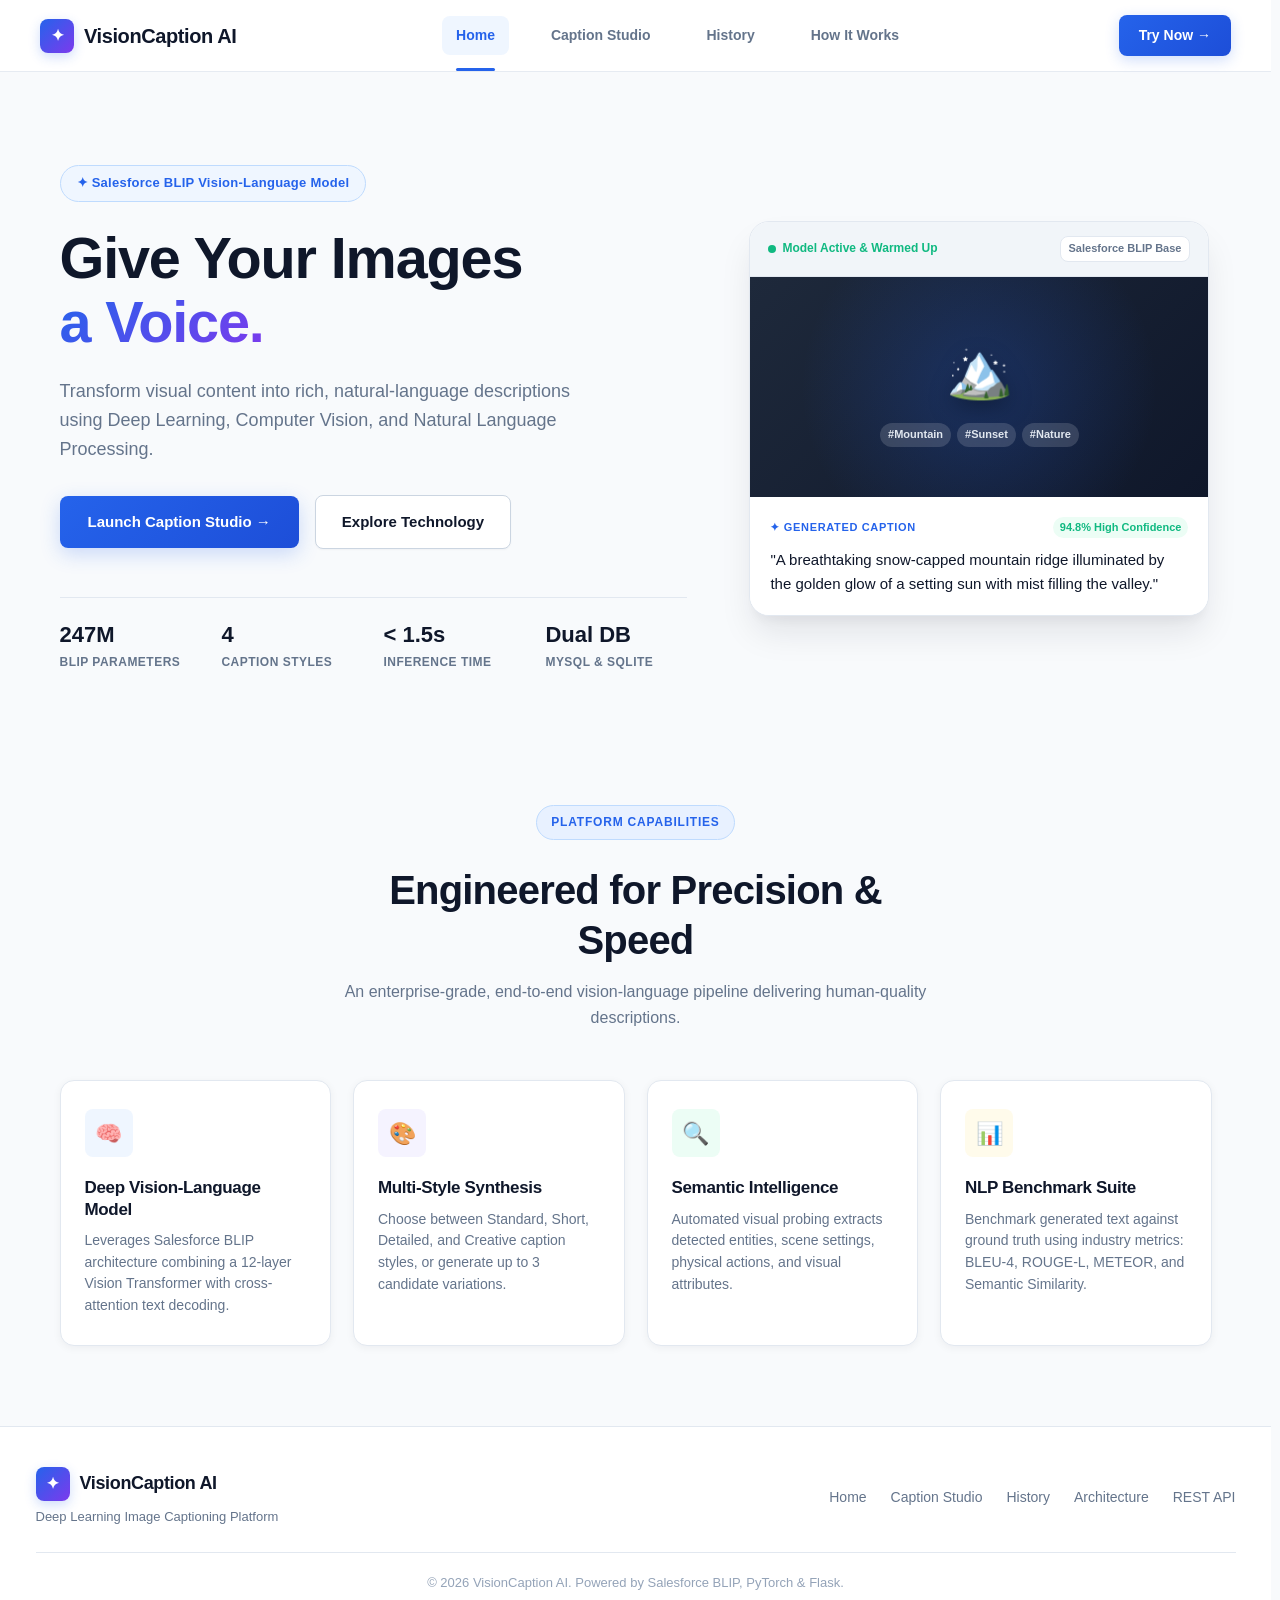
<file: frontend/index.html>
<!DOCTYPE html>
<html lang="en">

<head>
    <meta charset="UTF-8">
    <meta name="viewport" content="width=device-width, initial-scale=1.0">
    <title>VisionCaption AI | Deep Learning Image Captioning Platform</title>
    <link rel="stylesheet" href="css/style.css">
</head>

<body>

    <!-- ================= NAVBAR ================= -->
    <header class="navbar" id="mainNavbar">
        <a href="index.html" class="logo">
            <span class="logo-icon">✦</span>
            <span>VisionCaption AI</span>
        </a>

        <nav class="nav-links" id="navLinks">
            <a href="index.html" class="active">Home</a>
            <a href="pages/caption.html">Caption Studio</a>
            <a href="pages/history.html">History</a>
            <a href="pages/about.html">How It Works</a>
            <a href="pages/caption.html" class="mobile-cta" style="display:none;">Launch Studio →</a>
        </nav>

        <div class="nav-actions">
            <a href="pages/caption.html" class="nav-button">
                Try Now →
            </a>
            <button type="button" class="menu-toggle" id="menuToggle" aria-label="Toggle navigation menu">
                <span class="menu-bar"></span>
                <span class="menu-bar"></span>
                <span class="menu-bar"></span>
            </button>
        </div>
    </header>

    <!-- ================= MAIN ================= -->
    <main>

        <!-- ================= HERO ================= -->
        <section class="hero">
            <div class="hero-content">
                <div class="hero-badge">
                    ✦ Salesforce BLIP Vision-Language Model
                </div>

                <h1>
                    Give Your Images
                    <span>a Voice.</span>
                </h1>

                <p>
                    Transform visual content into rich, natural-language descriptions using Deep Learning, Computer Vision, and Natural Language Processing.
                </p>

                <div class="hero-buttons">
                    <a href="pages/caption.html" class="primary-button">
                        Launch Caption Studio →
                    </a>
                    <a href="pages/about.html" class="secondary-button">
                        Explore Technology
                    </a>
                </div>

                <!-- Live Platform Stats -->
                <div class="hero-stats">
                    <div class="stat-item">
                        <span class="stat-value">247M</span>
                        <span class="stat-label">BLIP Parameters</span>
                    </div>
                    <div class="stat-item">
                        <span class="stat-value">4</span>
                        <span class="stat-label">Caption Styles</span>
                    </div>
                    <div class="stat-item">
                        <span class="stat-value">&lt; 1.5s</span>
                        <span class="stat-label">Inference Time</span>
                    </div>
                    <div class="stat-item">
                        <span class="stat-value">Dual DB</span>
                        <span class="stat-label">MySQL &amp; SQLite</span>
                    </div>
                </div>
            </div>

            <!-- ================= HERO VISUAL PREVIEW ================= -->
            <div class="hero-visual">
                <div class="image-card">
                    <div class="preview-top-bar">
                        <div class="preview-status">
                            <span class="status-dot"></span>
                            <span>Model Active &amp; Warmed Up</span>
                        </div>
                        <span class="model-badge">Salesforce BLIP Base</span>
                    </div>

                    <div class="image-placeholder">
                        <div class="preview-art">🏔️</div>
                        <div class="preview-tags-row">
                            <span class="preview-tag">#Mountain</span>
                            <span class="preview-tag">#Sunset</span>
                            <span class="preview-tag">#Nature</span>
                        </div>
                    </div>

                    <div class="caption-preview">
                        <div class="caption-label-row">
                            <span class="caption-label">✦ Generated Caption</span>
                            <span class="caption-confidence">94.8% High Confidence</span>
                        </div>
                        <p>
                            "A breathtaking snow-capped mountain ridge illuminated by the golden glow of a setting sun with mist filling the valley."
                        </p>
                    </div>
                </div>
            </div>
        </section>

        <!-- ================= FEATURES SECTION ================= -->
        <section class="features-section">
            <div class="section-title-wrap">
                <span class="section-badge">Platform Capabilities</span>
                <h2>Engineered for Precision &amp; Speed</h2>
                <p>An enterprise-grade, end-to-end vision-language pipeline delivering human-quality descriptions.</p>
            </div>

            <div class="features">
                <div class="feature-card">
                    <div class="feature-icon-wrap">🧠</div>
                    <h3>Deep Vision-Language Model</h3>
                    <p>Leverages Salesforce BLIP architecture combining a 12-layer Vision Transformer with cross-attention text decoding.</p>
                </div>

                <div class="feature-card">
                    <div class="feature-icon-wrap">🎨</div>
                    <h3>Multi-Style Synthesis</h3>
                    <p>Choose between Standard, Short, Detailed, and Creative caption styles, or generate up to 3 candidate variations.</p>
                </div>

                <div class="feature-card">
                    <div class="feature-icon-wrap">🔍</div>
                    <h3>Semantic Intelligence</h3>
                    <p>Automated visual probing extracts detected entities, scene settings, physical actions, and visual attributes.</p>
                </div>

                <div class="feature-card">
                    <div class="feature-icon-wrap">📊</div>
                    <h3>NLP Benchmark Suite</h3>
                    <p>Benchmark generated text against ground truth using industry metrics: BLEU-4, ROUGE-L, METEOR, and Semantic Similarity.</p>
                </div>
            </div>
        </section>

    </main>

    <!-- ================= FOOTER ================= -->
    <footer class="footer">
        <div class="footer-inner">
            <div class="footer-brand">
                <div class="logo">
                    <span class="logo-icon">✦</span>
                    <span>VisionCaption AI</span>
                </div>
                <p class="footer-tagline">Deep Learning Image Captioning Platform</p>
            </div>

            <div class="footer-links">
                <a href="index.html">Home</a>
                <a href="pages/caption.html">Caption Studio</a>
                <a href="pages/history.html">History</a>
                <a href="pages/about.html">Architecture</a>
                <a href="api" target="_blank">REST API</a>
            </div>
        </div>
        <div class="footer-bottom">
            &copy; 2026 VisionCaption AI. Powered by Salesforce BLIP, PyTorch &amp; Flask.
        </div>
    </footer>

    <!-- ================= JAVASCRIPT ================= -->
    <script src="js/app.js"></script>

</body>

</html>
</file>
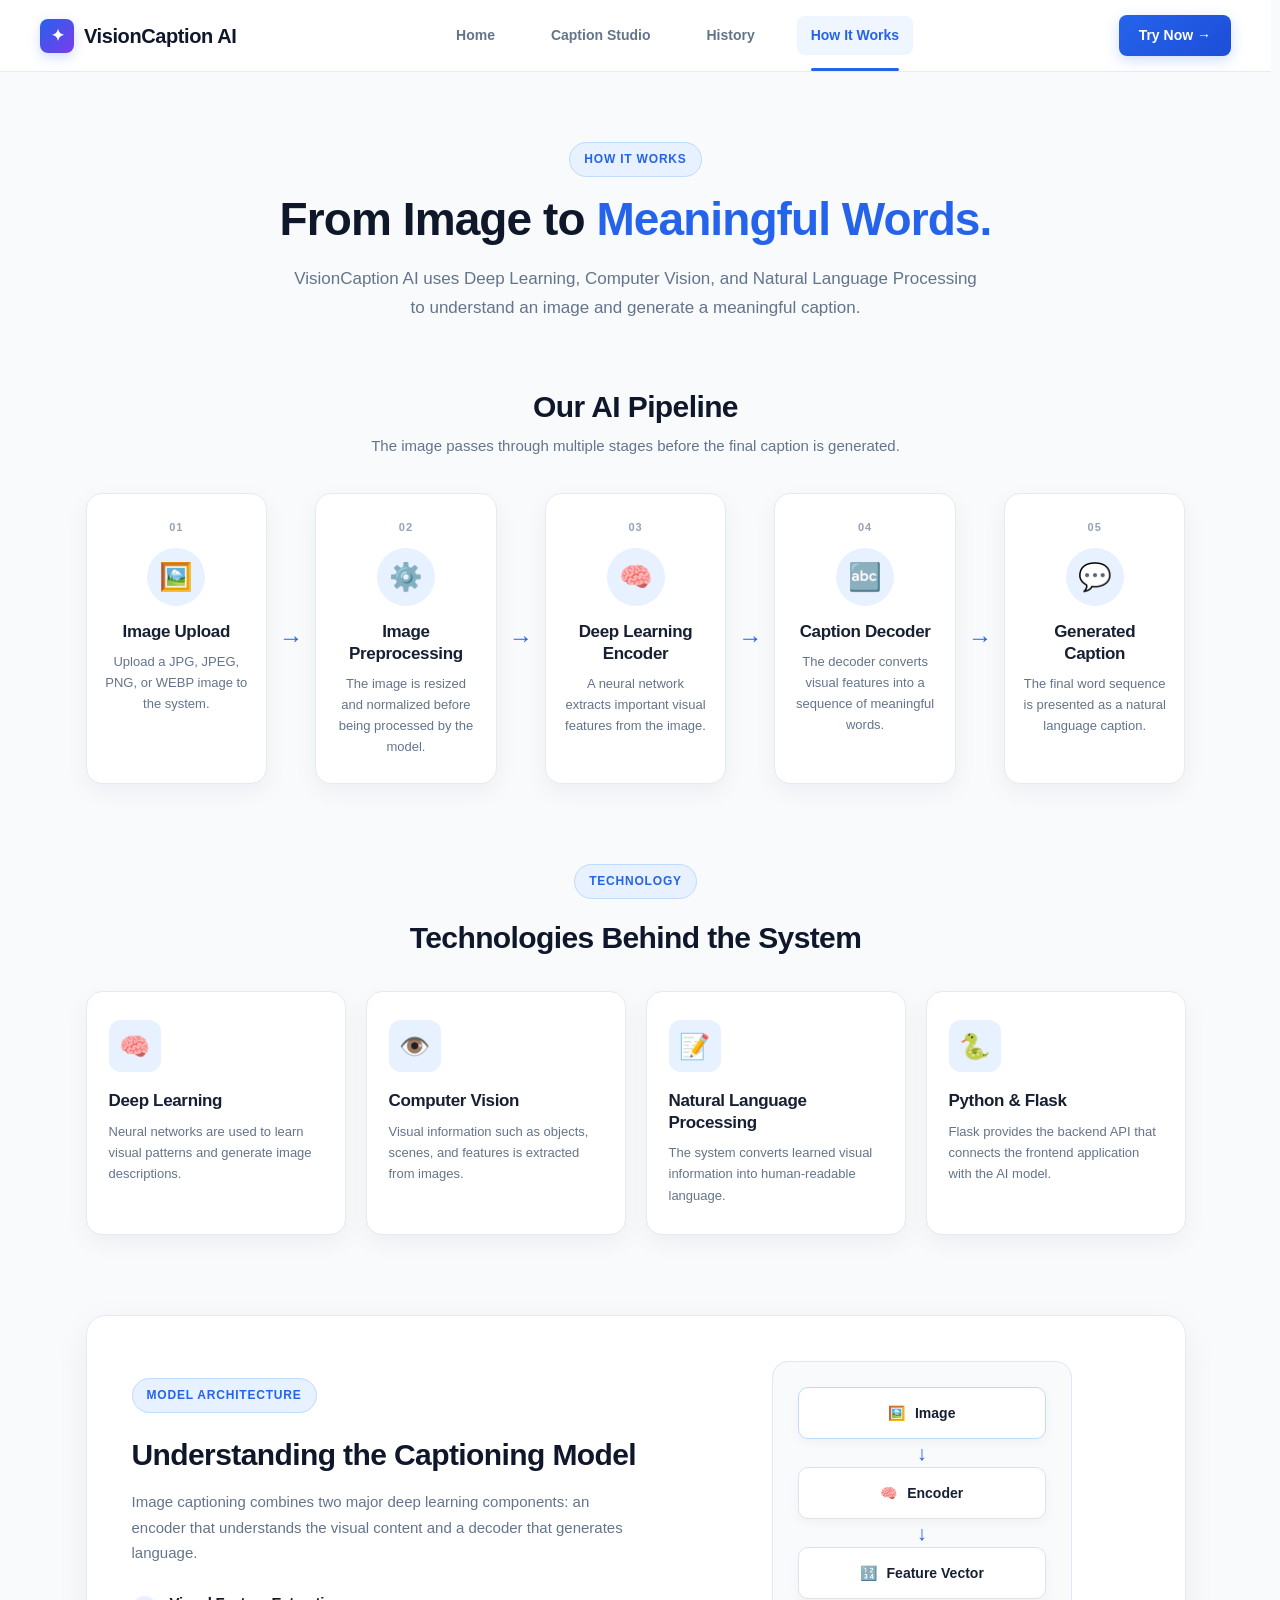
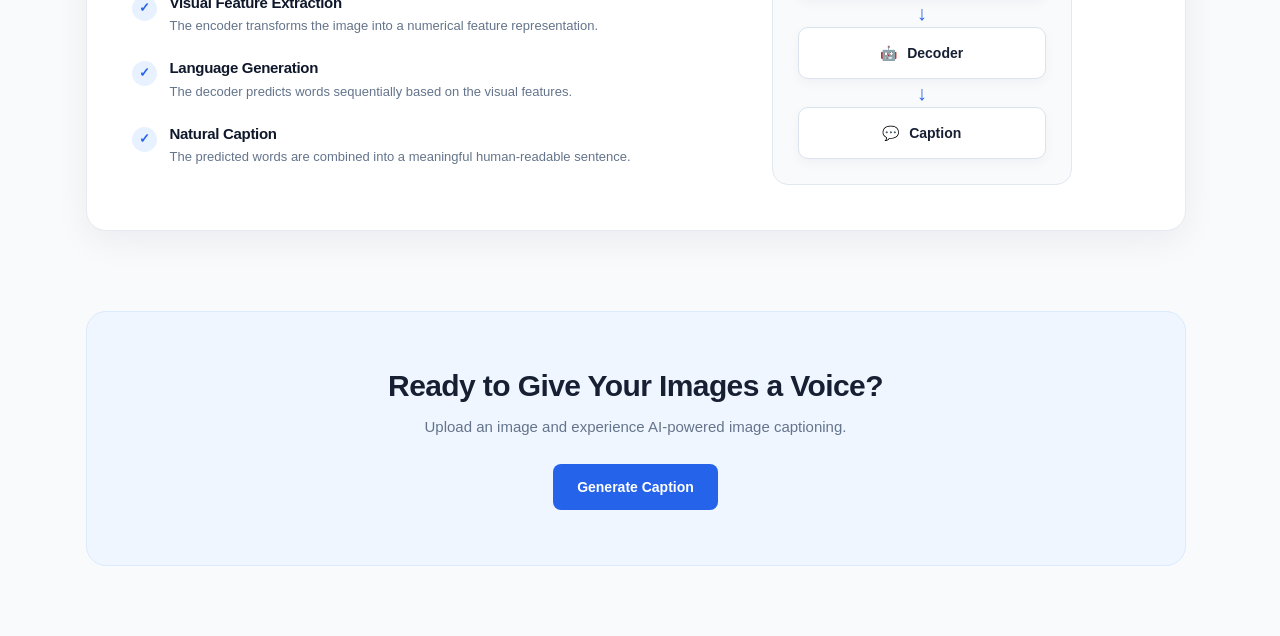
<file: frontend/pages/about.html>
<!DOCTYPE html>
<html lang="en">

<head>

    <meta charset="UTF-8">

    <meta
        name="viewport"
        content="width=device-width, initial-scale=1.0"
    >

    <title>How It Works | VisionCaption AI</title>

    <link
        rel="stylesheet"
        href="../css/style.css"
    >

</head>


<body>


    <!-- =========================================
         NAVBAR
    ========================================== -->
    <header class="navbar" id="mainNavbar">
        <a href="../index.html" class="logo">
            <span class="logo-icon">✦</span>
            <span>VisionCaption AI</span>
        </a>

        <nav class="nav-links" id="navLinks">
            <a href="../index.html">Home</a>
            <a href="caption.html">Caption Studio</a>
            <a href="history.html">History</a>
            <a href="about.html" class="active">How It Works</a>
            <a href="caption.html" class="mobile-cta" style="display:none;">Launch Studio →</a>
        </nav>

        <div class="nav-actions">
            <a href="caption.html" class="nav-button">
                Try Now →
            </a>
            <button type="button" class="menu-toggle" id="menuToggle" aria-label="Toggle navigation menu">
                <span class="menu-bar"></span>
                <span class="menu-bar"></span>
                <span class="menu-bar"></span>
            </button>
        </div>
    </header>



    <!-- =========================================
         MAIN CONTENT
    ========================================== -->

    <main>


        <!-- =================================
             ABOUT HERO
        ================================== -->

        <section class="about-page">

            <div class="about-container">


                <div class="about-header">

                    <span class="section-badge">
                        HOW IT WORKS
                    </span>


                    <h1>
                        From Image to
                        <span>Meaningful Words.</span>
                    </h1>


                    <p>
                        VisionCaption AI uses Deep Learning,
                        Computer Vision, and Natural Language
                        Processing to understand an image and
                        generate a meaningful caption.
                    </p>

                </div>



                <!-- =================================
                     SYSTEM PIPELINE
                ================================== -->

                <div class="pipeline-section">

                    <div class="pipeline-title">

                        <h2>
                            Our AI Pipeline
                        </h2>

                        <p>
                            The image passes through multiple
                            stages before the final caption
                            is generated.
                        </p>

                    </div>



                    <div class="pipeline">


                        <!-- STEP 1 -->

                        <div class="pipeline-step">

                            <div class="pipeline-number">
                                01
                            </div>

                            <div class="pipeline-icon">
                                🖼️
                            </div>

                            <h3>
                                Image Upload
                            </h3>

                            <p>
                                Upload a JPG, JPEG, PNG,
                                or WEBP image to the system.
                            </p>

                        </div>


                        <div class="pipeline-arrow">
                            →
                        </div>


                        <!-- STEP 2 -->

                        <div class="pipeline-step">

                            <div class="pipeline-number">
                                02
                            </div>

                            <div class="pipeline-icon">
                                ⚙️
                            </div>

                            <h3>
                                Image Preprocessing
                            </h3>

                            <p>
                                The image is resized and
                                normalized before being
                                processed by the model.
                            </p>

                        </div>


                        <div class="pipeline-arrow">
                            →
                        </div>


                        <!-- STEP 3 -->

                        <div class="pipeline-step">

                            <div class="pipeline-number">
                                03
                            </div>

                            <div class="pipeline-icon">
                                🧠
                            </div>

                            <h3>
                                Deep Learning Encoder
                            </h3>

                            <p>
                                A neural network extracts
                                important visual features
                                from the image.
                            </p>

                        </div>


                        <div class="pipeline-arrow">
                            →
                        </div>


                        <!-- STEP 4 -->

                        <div class="pipeline-step">

                            <div class="pipeline-number">
                                04
                            </div>

                            <div class="pipeline-icon">
                                🔤
                            </div>

                            <h3>
                                Caption Decoder
                            </h3>

                            <p>
                                The decoder converts visual
                                features into a sequence
                                of meaningful words.
                            </p>

                        </div>


                        <div class="pipeline-arrow">
                            →
                        </div>


                        <!-- STEP 5 -->

                        <div class="pipeline-step">

                            <div class="pipeline-number">
                                05
                            </div>

                            <div class="pipeline-icon">
                                💬
                            </div>

                            <h3>
                                Generated Caption
                            </h3>

                            <p>
                                The final word sequence is
                                presented as a natural
                                language caption.
                            </p>

                        </div>


                    </div>

                </div>



                <!-- =================================
                     TECHNOLOGIES
                ================================== -->

                <div class="technology-section">

                    <div class="technology-header">

                        <span class="section-badge">
                            TECHNOLOGY
                        </span>

                        <h2>
                            Technologies Behind the System
                        </h2>

                    </div>



                    <div class="technology-grid">


                        <!-- DEEP LEARNING -->

                        <div class="technology-card">

                            <div class="technology-icon">
                                🧠
                            </div>

                            <h3>
                                Deep Learning
                            </h3>

                            <p>
                                Neural networks are used to
                                learn visual patterns and
                                generate image descriptions.
                            </p>

                        </div>


                        <!-- COMPUTER VISION -->

                        <div class="technology-card">

                            <div class="technology-icon">
                                👁️
                            </div>

                            <h3>
                                Computer Vision
                            </h3>

                            <p>
                                Visual information such as
                                objects, scenes, and features
                                is extracted from images.
                            </p>

                        </div>


                        <!-- NLP -->

                        <div class="technology-card">

                            <div class="technology-icon">
                                📝
                            </div>

                            <h3>
                                Natural Language Processing
                            </h3>

                            <p>
                                The system converts learned
                                visual information into
                                human-readable language.
                            </p>

                        </div>


                        <!-- FLASK -->

                        <div class="technology-card">

                            <div class="technology-icon">
                                🐍
                            </div>

                            <h3>
                                Python &amp; Flask
                            </h3>

                            <p>
                                Flask provides the backend API
                                that connects the frontend
                                application with the AI model.
                            </p>

                        </div>


                    </div>

                </div>



                <!-- =================================
                     MODEL ARCHITECTURE
                ================================== -->

                <div class="architecture-section">

                    <div class="architecture-content">

                        <span class="section-badge">
                            MODEL ARCHITECTURE
                        </span>

                        <h2>
                            Understanding the
                            Captioning Model
                        </h2>

                        <p>
                            Image captioning combines two major
                            deep learning components: an encoder
                            that understands the visual content
                            and a decoder that generates language.
                        </p>


                        <div class="architecture-points">

                            <div class="architecture-point">

                                <span class="point-icon">
                                    ✓
                                </span>

                                <div>

                                    <h3>
                                        Visual Feature Extraction
                                    </h3>

                                    <p>
                                        The encoder transforms
                                        the image into a numerical
                                        feature representation.
                                    </p>

                                </div>

                            </div>


                            <div class="architecture-point">

                                <span class="point-icon">
                                    ✓
                                </span>

                                <div>

                                    <h3>
                                        Language Generation
                                    </h3>

                                    <p>
                                        The decoder predicts words
                                        sequentially based on the
                                        visual features.
                                    </p>

                                </div>

                            </div>


                            <div class="architecture-point">

                                <span class="point-icon">
                                    ✓
                                </span>

                                <div>

                                    <h3>
                                        Natural Caption
                                    </h3>

                                    <p>
                                        The predicted words are
                                        combined into a meaningful
                                        human-readable sentence.
                                    </p>

                                </div>

                            </div>

                        </div>

                    </div>



                    <div class="architecture-visual">

                        <div class="architecture-box">

                            <div class="architecture-node">
                                🖼️
                                <span>Image</span>
                            </div>

                            <div class="architecture-connector">
                                ↓
                            </div>

                            <div class="architecture-node">
                                🧠
                                <span>Encoder</span>
                            </div>

                            <div class="architecture-connector">
                                ↓
                            </div>

                            <div class="architecture-node">
                                🔢
                                <span>Feature Vector</span>
                            </div>

                            <div class="architecture-connector">
                                ↓
                            </div>

                            <div class="architecture-node">
                                🤖
                                <span>Decoder</span>
                            </div>

                            <div class="architecture-connector">
                                ↓
                            </div>

                            <div class="architecture-node">
                                💬
                                <span>Caption</span>
                            </div>

                        </div>

                    </div>

                </div>



                <!-- =================================
                     CTA
                ================================== -->

                <div class="about-cta">

                    <h2>
                        Ready to Give Your Images a Voice?
                    </h2>

                    <p>
                        Upload an image and experience
                        AI-powered image captioning.
                    </p>

                    <a
                        href="caption.html"
                        class="about-cta-btn"
                    >
                        Generate Caption
                    </a>

                </div>


            </div>

        </section>

    </main>

    <!-- Shared App Utilities -->
    <script src="../js/app.js"></script>

</body>

</html>
</file>
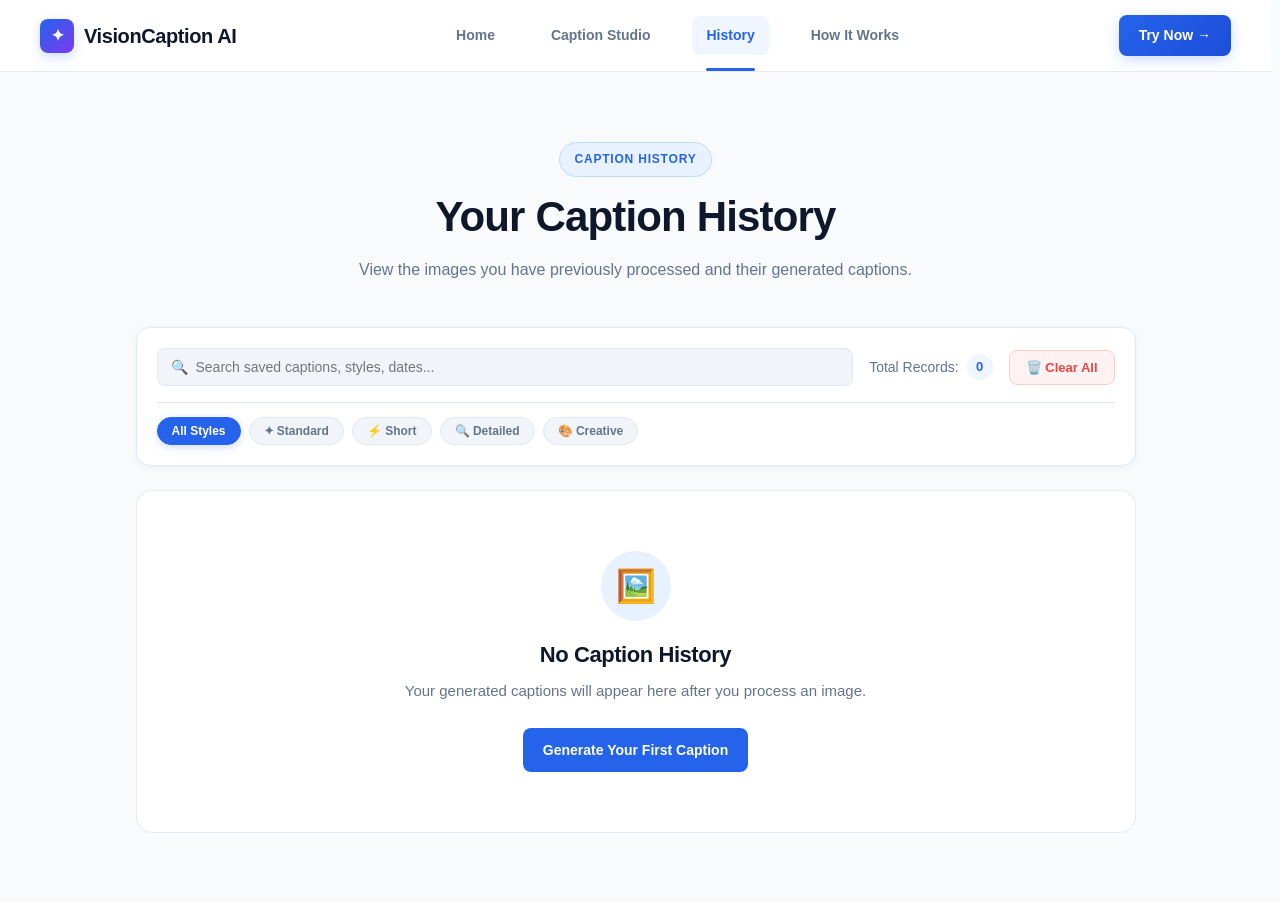
<file: frontend/pages/history.html>
<!DOCTYPE html>
<html lang="en">

<head>

    <meta charset="UTF-8">

    <meta
        name="viewport"
        content="width=device-width, initial-scale=1.0"
    >

    <title>Caption History | VisionCaption AI</title>

    <link
        rel="stylesheet"
        href="../css/style.css"
    >

</head>


<body>


    <!-- =========================================
         NAVBAR
    ========================================== -->
    <header class="navbar" id="mainNavbar">
        <a href="../index.html" class="logo">
            <span class="logo-icon">✦</span>
            <span>VisionCaption AI</span>
        </a>

        <nav class="nav-links" id="navLinks">
            <a href="../index.html">Home</a>
            <a href="caption.html">Caption Studio</a>
            <a href="history.html" class="active">History</a>
            <a href="about.html">How It Works</a>
            <a href="caption.html" class="mobile-cta" style="display:none;">Launch Studio →</a>
        </nav>

        <div class="nav-actions">
            <a href="caption.html" class="nav-button">
                Try Now →
            </a>
            <button type="button" class="menu-toggle" id="menuToggle" aria-label="Toggle navigation menu">
                <span class="menu-bar"></span>
                <span class="menu-bar"></span>
                <span class="menu-bar"></span>
            </button>
        </div>
    </header>



    <!-- =========================================
         MAIN CONTENT
    ========================================== -->

    <main>

        <section class="history-page">

            <div class="history-container">


                <!-- =================================
                     PAGE HEADER
                ================================== -->

                <div class="history-header">

                    <span class="section-badge">
                        CAPTION HISTORY
                    </span>

                    <h1>
                        Your Caption History
                    </h1>

                    <p>
                        View the images you have previously
                        processed and their generated captions.
                    </p>

                </div>



                <!-- =================================
                     HISTORY TOOLBAR & FILTERS
                ================================== -->
                <div class="history-toolbar-panel">
                    <div class="history-search-row">
                        <div class="search-box">
                            <span class="search-icon">🔍</span>
                            <input type="text" id="historySearchInput" placeholder="Search saved captions, styles, dates..." class="search-input">
                        </div>

                        <div class="toolbar-right">
                            <div class="history-count">
                                <span>Total Records:</span>
                                <strong>0</strong>
                            </div>

                            <button
                                type="button"
                                class="clear-history-btn"
                                id="clearHistoryBtn"
                            >
                                🗑️ Clear All
                            </button>
                        </div>
                    </div>

                    <div class="history-filter-chips" id="filterChips">
                        <button type="button" class="filter-chip active" data-filter="all">All Styles</button>
                        <button type="button" class="filter-chip" data-filter="standard">✦ Standard</button>
                        <button type="button" class="filter-chip" data-filter="short">⚡ Short</button>
                        <button type="button" class="filter-chip" data-filter="detailed">🔍 Detailed</button>
                        <button type="button" class="filter-chip" data-filter="creative">🎨 Creative</button>
                    </div>
                </div>



                <!-- =================================
                     HISTORY LIST
                ================================== -->

                <div
                    class="history-list"
                    id="historyList"
                >


                    <!-- HISTORY ITEM 1 -->

                    <div class="history-card">

                        <div class="history-image">

                            <div class="history-image-placeholder">
                                🏔️
                            </div>

                        </div>


                        <div class="history-content">

                            <span class="history-badge">
                                AI GENERATED
                            </span>

                            <p class="history-caption">
                                A beautiful mountain landscape
                                surrounded by clouds and nature.
                            </p>

                            <span class="history-date">
                                Today · 11:32 AM
                            </span>

                        </div>


                        <button
                            type="button"
                            class="history-delete-btn"
                            aria-label="Delete caption"
                        >
                            ×
                        </button>

                    </div>



                    <!-- HISTORY ITEM 2 -->

                    <div class="history-card">

                        <div class="history-image">

                            <div class="history-image-placeholder">
                                🐕
                            </div>

                        </div>


                        <div class="history-content">

                            <span class="history-badge">
                                AI GENERATED
                            </span>

                            <p class="history-caption">
                                A friendly dog sitting on the
                                grass outdoors.
                            </p>

                            <span class="history-date">
                                Today · 10:45 AM
                            </span>

                        </div>


                        <button
                            type="button"
                            class="history-delete-btn"
                            aria-label="Delete caption"
                        >
                            ×
                        </button>

                    </div>



                    <!-- HISTORY ITEM 3 -->

                    <div class="history-card">

                        <div class="history-image">

                            <div class="history-image-placeholder">
                                🌆
                            </div>

                        </div>


                        <div class="history-content">

                            <span class="history-badge">
                                AI GENERATED
                            </span>

                            <p class="history-caption">
                                A busy city street filled with
                                people and buildings.
                            </p>

                            <span class="history-date">
                                Yesterday · 04:20 PM
                            </span>

                        </div>


                        <button
                            type="button"
                            class="history-delete-btn"
                            aria-label="Delete caption"
                        >
                            ×
                        </button>

                    </div>


                </div>



                <!-- =================================
                     EMPTY HISTORY
                ================================== -->

                <div
                    class="history-empty"
                    id="historyEmpty"
                    hidden
                >

                    <div class="empty-icon">
                        🖼️
                    </div>

                    <h2>
                        No Caption History
                    </h2>

                    <p>
                        Your generated captions will appear
                        here after you process an image.
                    </p>

                    <a
                        href="caption.html"
                        class="history-generate-btn"
                    >
                        Generate Your First Caption
                    </a>

                </div>


            </div>

        </section>

    </main>



    <!-- =========================================
         JAVASCRIPT
    ========================================== -->
    <script src="../js/app.js"></script>
    <script src="../js/history.js"></script>

</body>

</html>
</file>
<file: frontend/css/style.css>
@import url("global.css");
@import url("navbar.css");
@import url("hero.css");
@import url("upload.css");
@import url("caption.css");
@import url("responsive.css");
@import url("history.css");
@import url("about.css");
</file>
